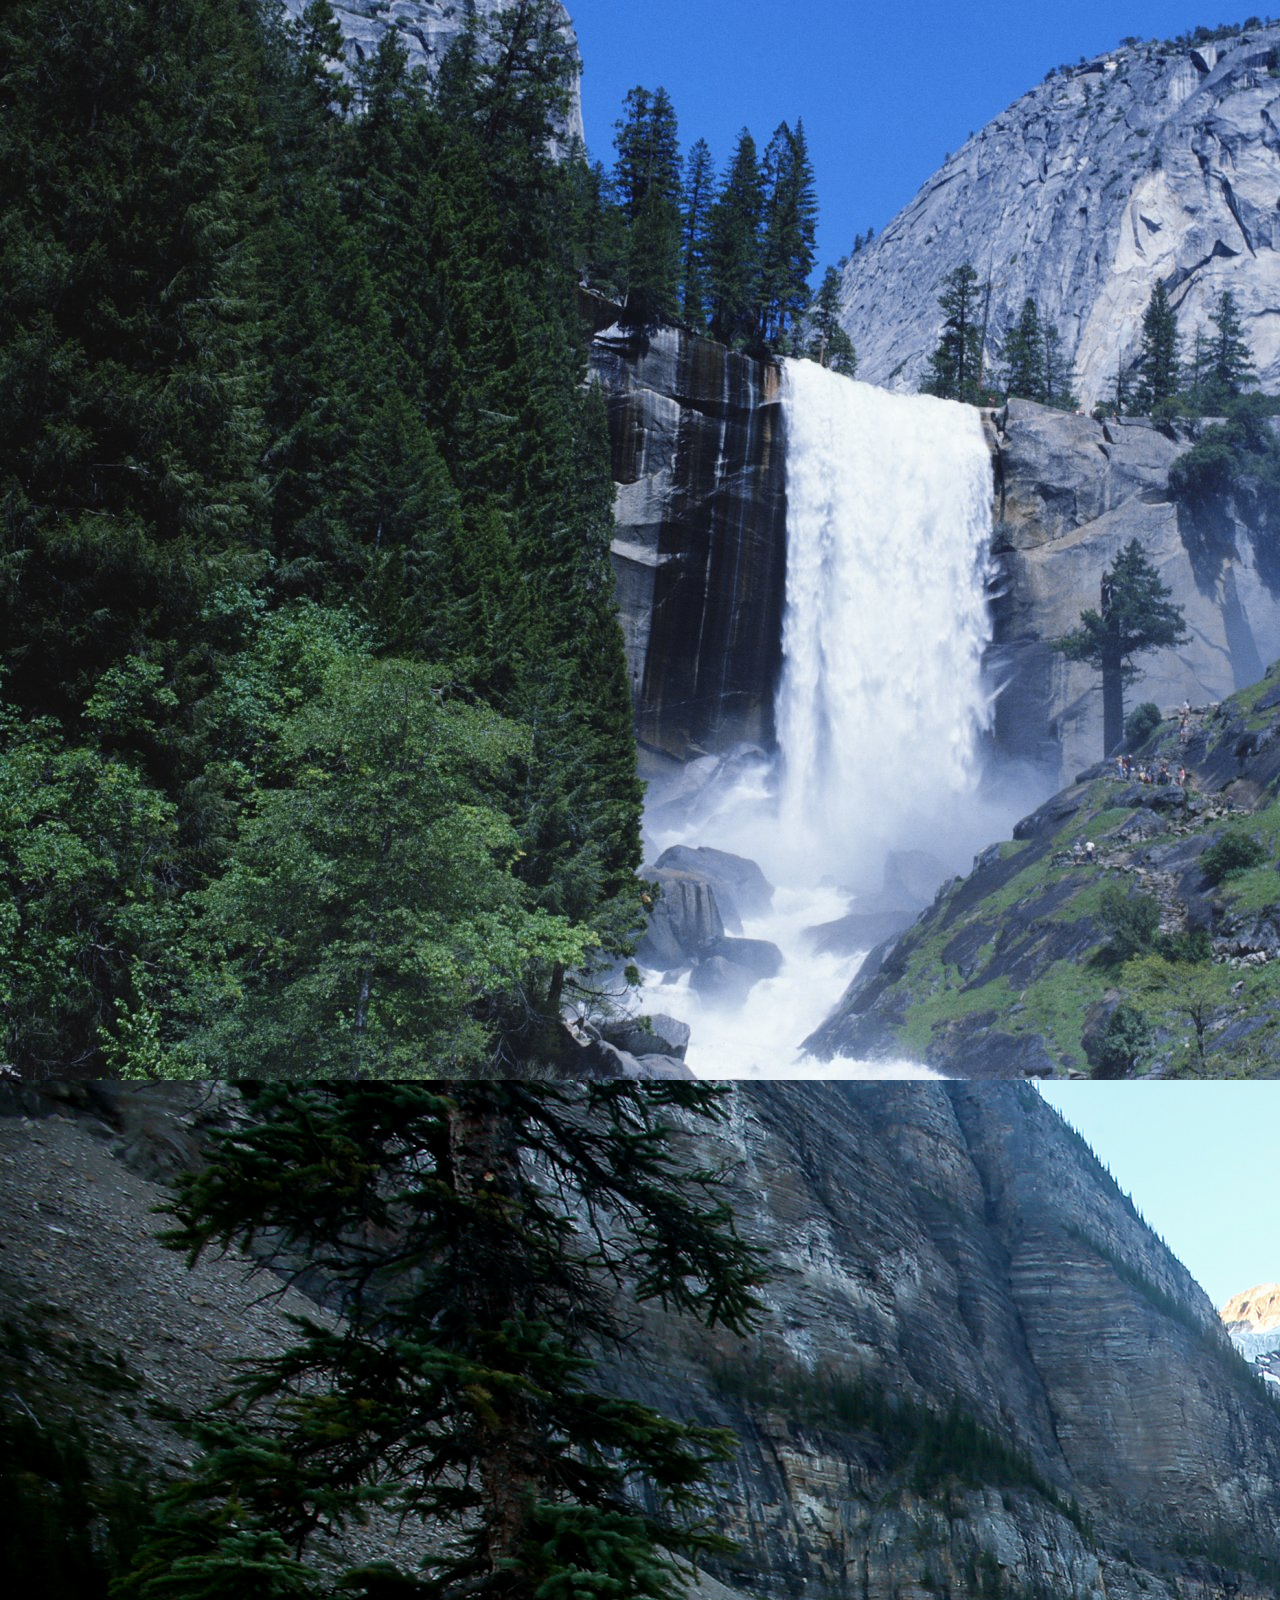
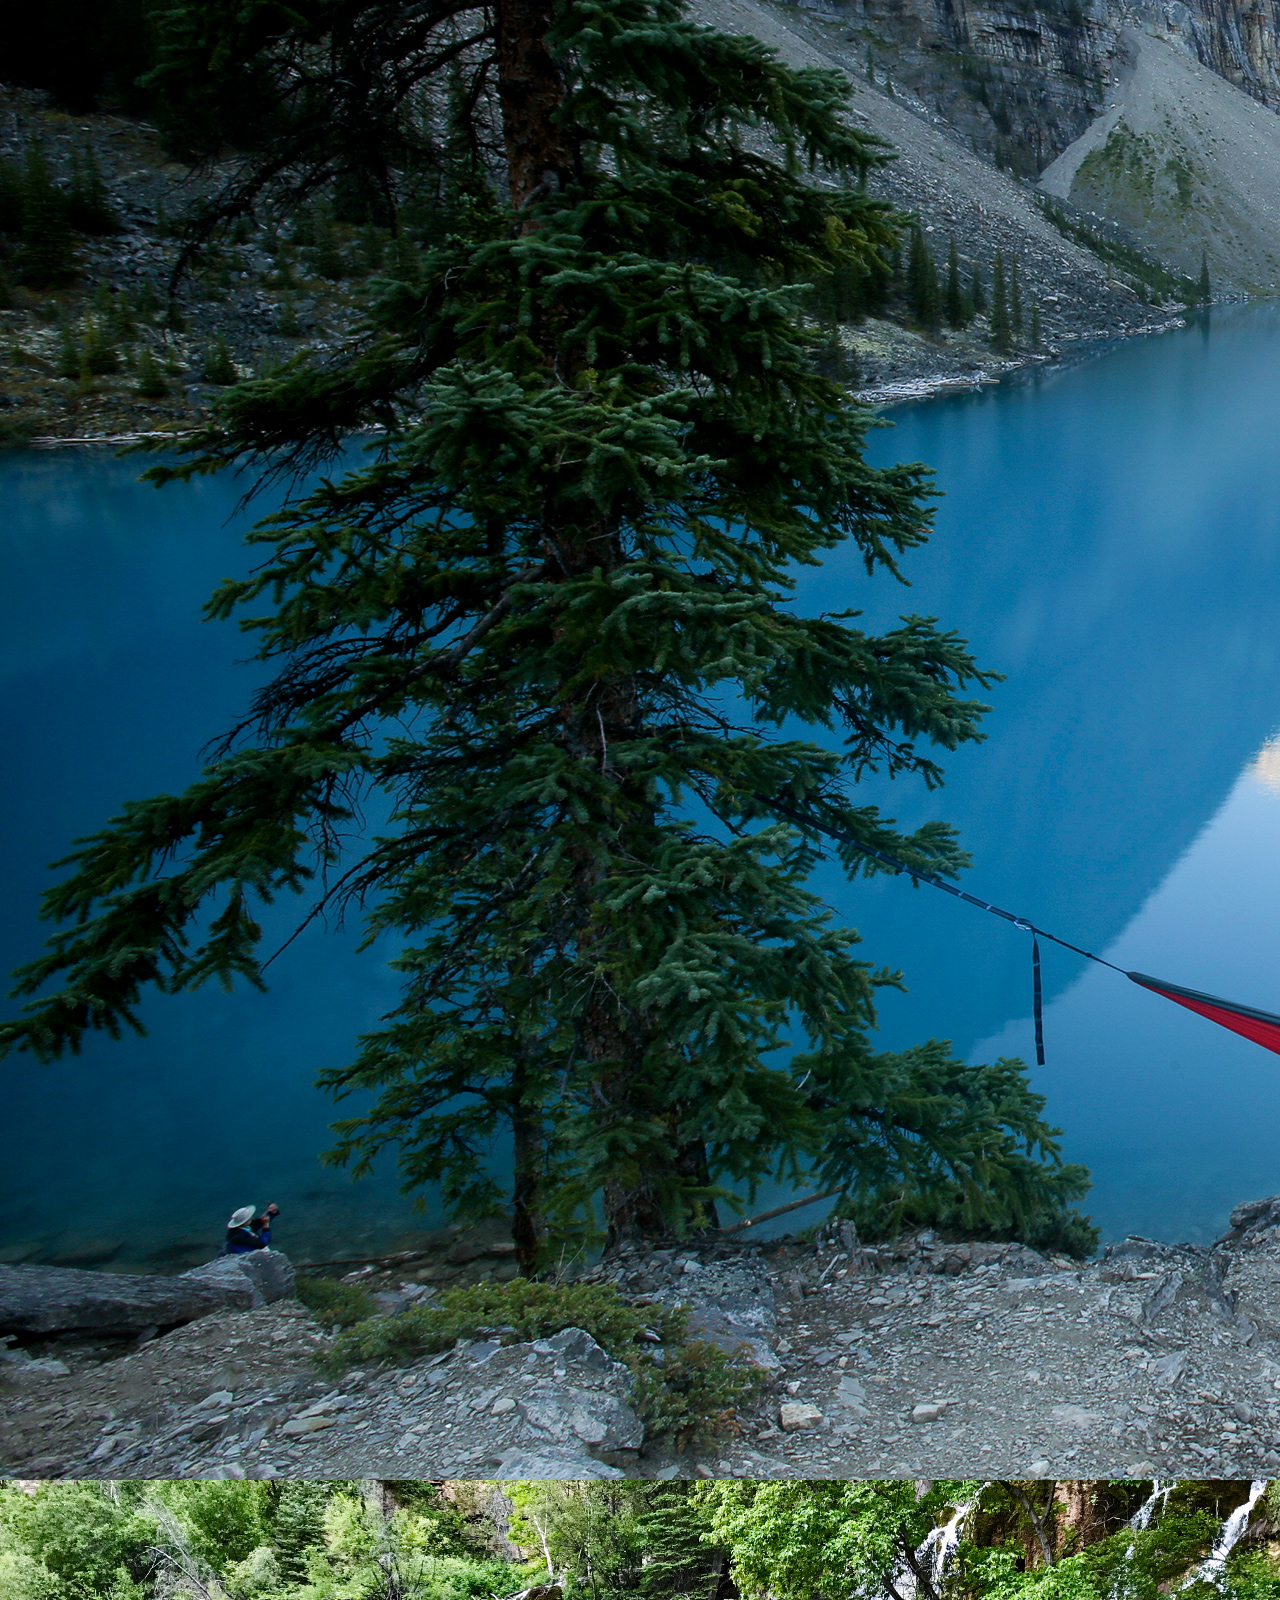
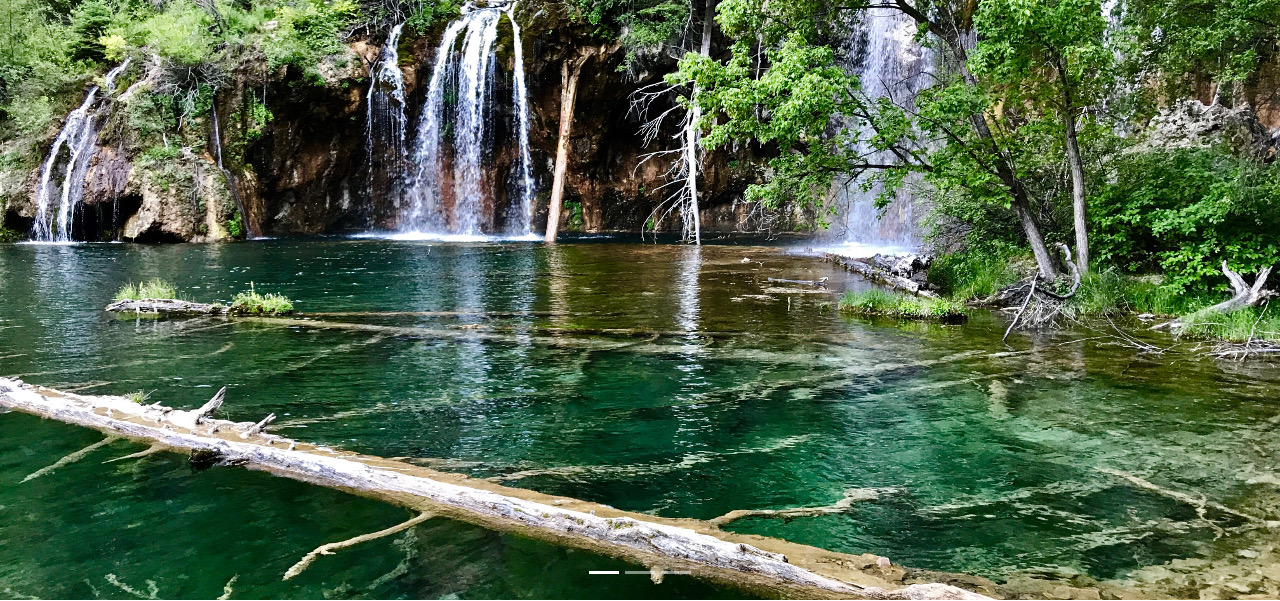
<file: 1.html>
<!DOCTYPE html>
<html lang="en">
<head>
    <meta charset="UTF-8">
    <meta name="viewport" content="width=device-width, initial-scale=1.0">
    <meta http-equiv="X-UA-Compatible" content="ie=edge">
    <title>Document</title>
    <link rel="stylesheet" href="https://maxcdn.bootstrapcdn.com/bootstrap/4.0.0/css/bootstrap.min.css" integrity="sha384-Gn5384xqQ1aoWXA+058RXPxPg6fy4IWvTNh0E263XmFcJlSAwiGgFAW/dAiS6JXm" crossorigin="anonymous">
</head>
<body>

    <div id="myCarousel" class="carousel slide" data-ride="carousel">
        <!-- Indicators -->
        <ol class="carousel-indicators">
          <li data-target="#myCarousel" data-slide-to="0" class="active"></li>
          <li data-target="#myCarousel" data-slide-to="1"></li>
          <li data-target="#myCarousel" data-slide-to="2"></li>
        </ol>
      
        <!-- Wrapper for slides -->
        <div class="carousel-inner">
          <div class="item active">
            <img src="camp1.jpg" alt="Los Angeles">
          </div>
      
          <div class="item">
            <img src="camp2.jpg" alt="Chicago">
          </div>
      
          <div class="item">
            <img src="camp3.jpg" alt="New York">
          </div>
        </div>
      
        <!-- Left and right controls -->
        <a class="left carousel-control" href="#myCarousel" data-slide="prev">
          <span class="glyphicon glyphicon-chevron-left"></span>
          <span class="sr-only">Previous</span>
        </a>
        <a class="right carousel-control" href="#myCarousel" data-slide="next">
          <span class="glyphicon glyphicon-chevron-right"></span>
          <span class="sr-only">Next</span>
        </a>
      </div>
    
              <script src="https://code.jquery.com/jquery-3.2.1.slim.min.js" integrity="sha384-KJ3o2DKtIkvYIK3UENzmM7KCkRr/rE9/Qpg6aAZGJwFDMVNA/GpGFF93hXpG5KkN" crossorigin="anonymous"></script>
              <script src="https://cdnjs.cloudflare.com/ajax/libs/popper.js/1.12.9/umd/popper.min.js" integrity="sha384-ApNbgh9B+Y1QKtv3Rn7W3mgPxhU9K/ScQsAP7hUibX39j7fakFPskvXusvfa0b4Q" crossorigin="anonymous"></script>
              <script src="https://maxcdn.bootstrapcdn.com/bootstrap/4.0.0/js/bootstrap.min.js" integrity="sha384-JZR6Spejh4U02d8jOt6vLEHfe/JQGiRRSQQxSfFWpi1MquVdAyjUar5+76PVCmYl" crossorigin="anonymous"></script>
</body>
</html>
</file>
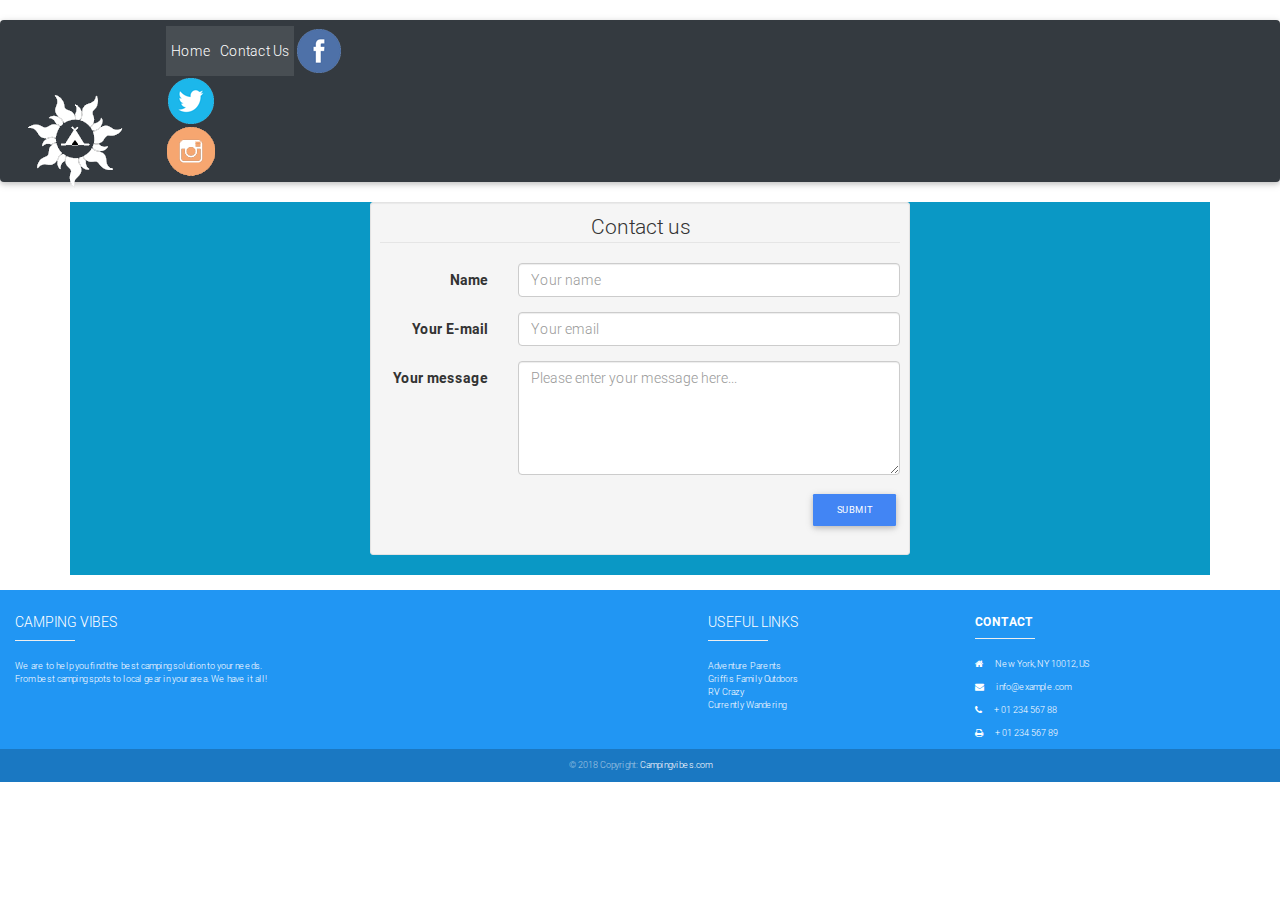
<file: contact.html>
<!DOCTYPE html>
<html lang="en">
<head>
    <meta charset="UTF-8">
    <meta name="viewport" content="width=device-width, initial-scale=1.0">
    <meta http-equiv="X-UA-Compatible" content="ie=edge">
    <title>Contact Us</title>
    <link href="//maxcdn.bootstrapcdn.com/bootstrap/3.3.0/css/bootstrap.min.css" rel="stylesheet" id="bootstrap-css">
    <link rel="stylesheet" href="https://maxcdn.bootstrapcdn.com/bootstrap/4.0.0/css/bootstrap.min.css" integrity="sha384-Gn5384xqQ1aoWXA+058RXPxPg6fy4IWvTNh0E263XmFcJlSAwiGgFAW/dAiS6JXm" crossorigin="anonymous">
    <link rel="stylesheet" href="contact.css">

    <link href="//netdna.bootstrapcdn.com/bootstrap/3.1.0/css/bootstrap.min.css" rel="stylesheet" id="bootstrap-css">
    

    <link rel="stylesheet" href="https://maxcdn.bootstrapcdn.com/font-awesome/4.7.0/css/font-awesome.min.css">
    <link href="css/mdb.min.css" rel="stylesheet">
    

</head>
<body>
        <nav class="navbar navbar-expand-lg navbar-dark bg-dark">
                <a class="navbar-brand" href="#"><img src="logo.png"></a>
                <button class="navbar-toggler" type="button" data-toggle="collapse" data-target="#navbarSupportedContent" aria-controls="navbarSupportedContent" aria-expanded="false" aria-label="Toggle navigation">
                  <span class="navbar-toggler-icon"></span>
                </button>
              
                <div class="collapse navbar-collapse" id="navbarSupportedContent">
                  <ul class="navbar-nav mr-auto">
                    <li class="nav-item active">
                      <a class="nav-link" href="#">Home <span class="sr-only">(current)</span></a>
                    </li>
                  
                      <li class="nav-item active">
                          <a class="nav-link" href="#">Contact Us <span class="sr-only">(current)</span></a>
                        </li>
                  </ul>
                  <div><a href="https://www.facebook.com/"><img src="fb.png"></a></div>
                 <div><a href="https://www.twitter.com/"><img src="tw.png"></a></div>
                 <div><a href="https://www.instagram.com/?hl=en"><img src="ig.png"></a></div>
                </div>
                </div>
              </nav>

              <!-- _________________________________________________ -->
        <div class="container" style="background-color: #0a98c5;">
                <div class="row">
                  <div class="col-md-6 col-md-offset-3">
                    <div class="well well-sm">
                      <form class="form-horizontal" action="" method="post">
                      <fieldset>
                        <legend class="text-center">Contact us</legend>
                
                        <!-- Name input-->
                        <div class="form-group">
                          <label class="col-md-3 control-label" for="name">Name</label>
                          <div class="col-md-9">
                            <input id="name" name="name" type="text" placeholder="Your name" class="form-control">
                          </div>
                        </div>
                
                        <!-- Email input-->
                        <div class="form-group">
                          <label class="col-md-3 control-label" for="email">Your E-mail</label>
                          <div class="col-md-9">
                            <input id="email" name="email" type="text" placeholder="Your email" class="form-control">
                          </div>
                        </div>
                
                        <!-- Message body -->
                        <div class="form-group">
                          <label class="col-md-3 control-label" for="message">Your message</label>
                          <div class="col-md-9">
                            <textarea class="form-control" id="message" name="message" placeholder="Please enter your message here..." rows="5"></textarea>
                          </div>
                        </div>
                
                        <!-- Form actions -->
                        <div class="form-group">
                          <div class="col-md-12 text-right">
                            <button type="submit" class="btn btn-primary btn-lg">Submit</button>
                          </div>
                        </div>
                      </fieldset>
                      </form>
                    </div>
                  </div>
                </div>
            </div>

            <!--Footer-->
<footer class="page-footer font-small blue pt-4 mt-4">

        <!--Footer Links-->
        <div class="container-fluid text-center text-md-left">
            <div class="row">
    
                <!--First column-->
                <div class="col-md-6">
                    <h5 class="text-uppercase">Camping Vibes</h5>
                    <hr class="deep-purple accent-2 mb-4 mt-0 d-inline-block mx-auto" style="width: 60px;">
                    <p>We are to help you find the best camping solution to your needs. <br> From best camping spots to local gear in your area. We have it all! </p>
                </div>
                <!--/.First column-->
    
                <!--Second column-->
                <div class="col-md-2 col-lg-2 col-xl-2 mx-auto mb-4">
                    <h6 class="text-uppercase font-weight-bold">
                    <h5 class="text-uppercase">Useful Links</h5>
                    <hr class="deep-purple accent-2 mb-4 mt-0 d-inline-block mx-auto" style="width: 60px;">
                    <ul class="list-unstyled">
                        <li>
                            <a href="http://www.adventureparents.com/ ">Adventure Parents</a>
                        </li>
                        <li>
                            <a href="http://www.griffisfamilyoutdoors.com/">Griffis Family Outdoors</a>
                        </li>
                        <li>
                            <a href="https://www.beyondthetent.com/5-family-camping-blogs-follow/%20http:/www.californiafamilyrv.com/">RV Crazy</a>
                        </li>
                          <li>
                        <a href="http://currentlywandering.com/">Currently Wandering</a>
                          </li>
                    </ul>
                </div>
                <!--/.Second column-->
                <div class="col-md-4 col-lg-3 col-xl-3">
                    <h6 class="text-uppercase font-weight-bold">
                        <strong>Contact</strong>
                    </h6>
                    <hr class="deep-purple accent-2 mb-4 mt-0 d-inline-block mx-auto" style="width: 60px;">
                    <p>
                        <i class="fa fa-home mr-3"></i> New York, NY 10012, US</p>
                    <p>
                        <i class="fa fa-envelope mr-3"></i> info@example.com</p>
                    <p>
                        <i class="fa fa-phone mr-3"></i> + 01 234 567 88</p>
                    <p>
                        <i class="fa fa-print mr-3"></i> + 01 234 567 89</p>
                </div>
    
            </div>
        </div>
        <!--/.Footer Links-->
    
        <!--Copyright-->
        <div class="footer-copyright py-3 text-center">
            © 2018 Copyright:
            <a href="https://campingvibes.com"> Campingvibes.com </a>
        </div>
        <!--/.Copyright-->
    
    </footer>
    <!--/.Footer-->





              <script src="//code.jquery.com/jquery-1.11.1.min.js"></script>
        <script src="https://cdnjs.cloudflare.com/ajax/libs/popper.js/1.12.9/umd/popper.min.js" integrity="sha384-ApNbgh9B+Y1QKtv3Rn7W3mgPxhU9K/ScQsAP7hUibX39j7fakFPskvXusvfa0b4Q" crossorigin="anonymous"></script>
        <script src="//maxcdn.bootstrapcdn.com/bootstrap/3.3.0/js/bootstrap.min.js"></script>
       
</body>
</html>
</file>
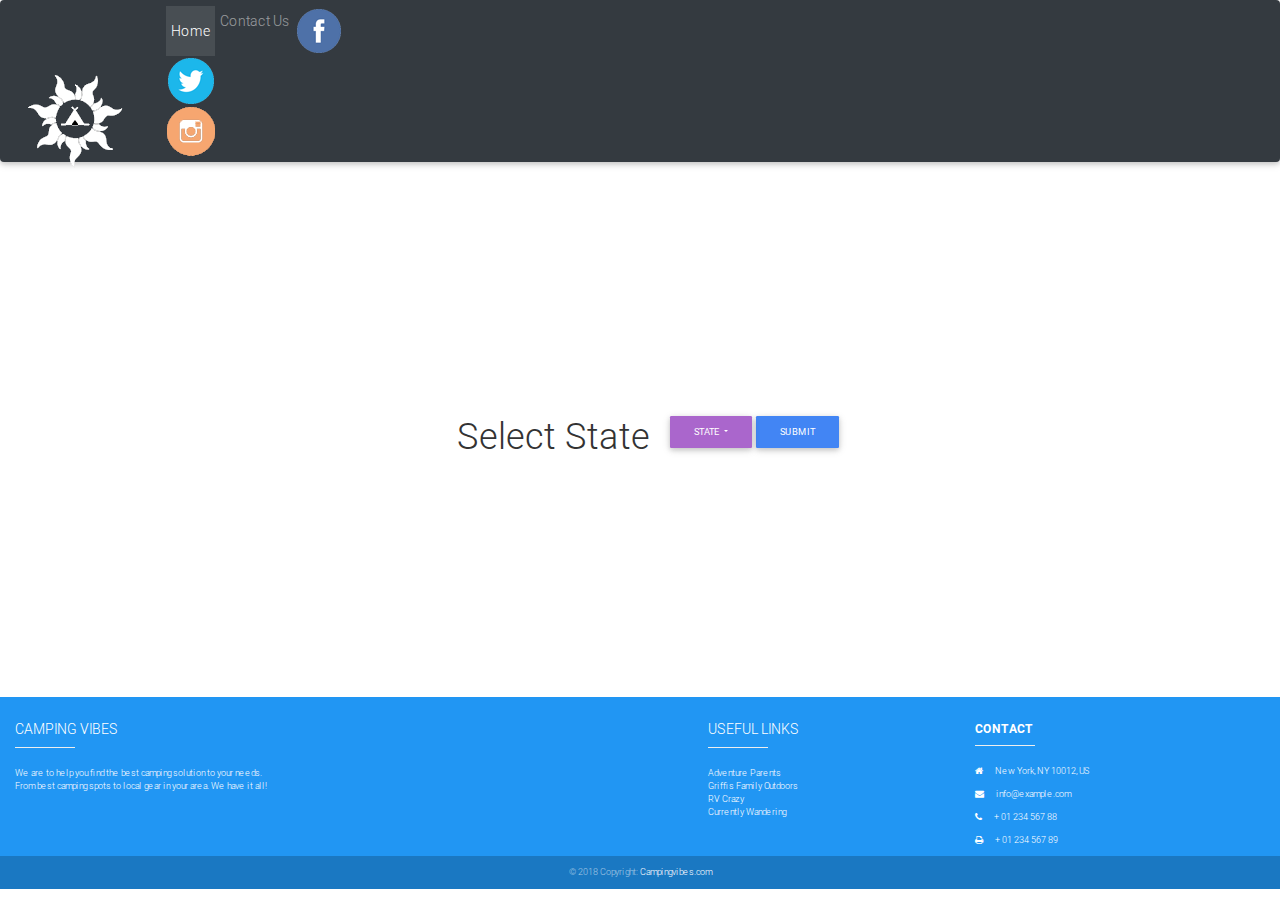
<file: locationsearch.html>
<!DOCTYPE html>
<html lang="en">
<head>
    <meta charset="UTF-8">
    <meta name="viewport" content="width=device-width, initial-scale=1.0">
    <meta http-equiv="X-UA-Compatible" content="ie=edge">
    <title>Search Location</title>
    <link rel="stylesheet" href="https://maxcdn.bootstrapcdn.com/bootstrap/4.0.0/css/bootstrap.min.css" integrity="sha384-Gn5384xqQ1aoWXA+058RXPxPg6fy4IWvTNh0E263XmFcJlSAwiGgFAW/dAiS6JXm" crossorigin="anonymous">
    <link href="//netdna.bootstrapcdn.com/bootstrap/3.1.0/css/bootstrap.min.css" rel="stylesheet" id="bootstrap-css">
    <link rel="stylesheet" href="locationsearch.css">

    <link rel="stylesheet" href="https://maxcdn.bootstrapcdn.com/font-awesome/4.7.0/css/font-awesome.min.css">
    <link href="css/mdb.min.css" rel="stylesheet">
</head>
<body>
        <nav class="navbar navbar-expand-lg navbar-dark bg-dark">
                <a class="navbar-brand" href="#"><img src="logo.png"></a>
                <button class="navbar-toggler" type="button" data-toggle="collapse" data-target="#navbarSupportedContent" aria-controls="navbarSupportedContent" aria-expanded="false" aria-label="Toggle navigation">
                  <span class="navbar-toggler-icon"></span>
                </button>
              
                <div class="collapse navbar-collapse" id="navbarSupportedContent">
                  <ul class="navbar-nav mr-auto">
                    <li class="nav-item active">
                      <a class="nav-link" href="#">Home <span class="sr-only">(current)</span></a>
                    </li>
                    
                          <a class="nav-link" href="#">Contact Us <span class="sr-only">(current)</span></a>
                        </li>
                  </ul>
                  <div><a href="https://www.facebook.com/"><img src="fb.png"></a></div>
                 <div><a href="https://www.twitter.com/"><img src="tw.png"></a></div>
                 <div><a href="https://www.instagram.com/?hl=en"><img src="ig.png"></a></div>
                </div>
              </nav>

              <!-- _________________________________________________ -->
              
              <div class="container" style="height: 500px; width:100%;">
                    <h1 style="padding:20px;">Select State</h1>
              
              <div class="btn-group">
                    <button class="btn btn-secondary btn-lg dropdown-toggle" type="button" data-toggle="dropdown" aria-haspopup="true" aria-expanded="false">
                       State
                    </button>
                    <div class="dropdown-menu">
                            <a class="dropdown-item" href="#">Action</a>
                            <a class="dropdown-item" href="#">Another action</a>
                            <a class="dropdown-item" href="#">Something else here</a>
                      
                    </div>
                   
                  
                  </div>
                  <button type="button" class="btn btn-primary btn-lg">Submit</button>




              </div> <!-- end of container -->







    <!--Footer-->
<footer class="page-footer font-small blue pt-4 mt-4">

        <!--Footer Links-->
        <div class="container-fluid text-center text-md-left">
            <div class="row">
    
                <!--First column-->
                <div class="col-md-6">
                    <h5 class="text-uppercase">Camping Vibes</h5>
                    <hr class="deep-purple accent-2 mb-4 mt-0 d-inline-block mx-auto" style="width: 60px;">
                    <p>We are to help you find the best camping solution to your needs. <br> From best camping spots to local gear in your area. We have it all! </p>
                </div>
                <!--/.First column-->
    
                <!--Second column-->
                <div class="col-md-2 col-lg-2 col-xl-2 mx-auto mb-4">
                    <h6 class="text-uppercase font-weight-bold">
                    <h5 class="text-uppercase">Useful Links</h5>
                    <hr class="deep-purple accent-2 mb-4 mt-0 d-inline-block mx-auto" style="width: 60px;">
                    <ul class="list-unstyled">
                        <li>
                            <a href="http://www.adventureparents.com/ ">Adventure Parents</a>
                        </li>
                        <li>
                            <a href="http://www.griffisfamilyoutdoors.com/">Griffis Family Outdoors</a>
                        </li>
                        <li>
                            <a href="https://www.beyondthetent.com/5-family-camping-blogs-follow/%20http:/www.californiafamilyrv.com/">RV Crazy</a>
                        </li>
                        <li>
                                <a href="http://currentlywandering.com/">Currently Wandering</a>
                            </li>
                    </ul>
                </div>
                <!--/.Second column-->
                <div class="col-md-4 col-lg-3 col-xl-3">
                    <h6 class="text-uppercase font-weight-bold">
                        <strong>Contact</strong>
                    </h6>
                    <hr class="deep-purple accent-2 mb-4 mt-0 d-inline-block mx-auto" style="width: 60px;">
                    <p>
                        <i class="fa fa-home mr-3"></i> New York, NY 10012, US</p>
                    <p>
                        <i class="fa fa-envelope mr-3"></i> info@example.com</p>
                    <p>
                        <i class="fa fa-phone mr-3"></i> + 01 234 567 88</p>
                    <p>
                        <i class="fa fa-print mr-3"></i> + 01 234 567 89</p>
                </div>
    
            </div>
        </div>
        <!--/.Footer Links-->
    
        <!--Copyright-->
        <div class="footer-copyright py-3 text-center">
            © 2018 Copyright:
            <a href="https://campingvibes.com"> Campingvibes.com </a>
        </div>
        <!--/.Copyright-->
    
    </footer>
    <!--/.Footer-->
               
    <!-- <div class="mainimg"><img src="aboutus.jpg"></div> -->
    


        <script src="https://code.jquery.com/jquery-3.2.1.slim.min.js" integrity="sha384-KJ3o2DKtIkvYIK3UENzmM7KCkRr/rE9/Qpg6aAZGJwFDMVNA/GpGFF93hXpG5KkN" crossorigin="anonymous"></script>
        <script src="https://cdnjs.cloudflare.com/ajax/libs/popper.js/1.12.9/umd/popper.min.js" integrity="sha384-ApNbgh9B+Y1QKtv3Rn7W3mgPxhU9K/ScQsAP7hUibX39j7fakFPskvXusvfa0b4Q" crossorigin="anonymous"></script>
        <script src="https://maxcdn.bootstrapcdn.com/bootstrap/4.0.0/js/bootstrap.min.js" integrity="sha384-JZR6Spejh4U02d8jOt6vLEHfe/JQGiRRSQQxSfFWpi1MquVdAyjUar5+76PVCmYl" crossorigin="anonymous"></script>
    
</body>
</html>
</file>
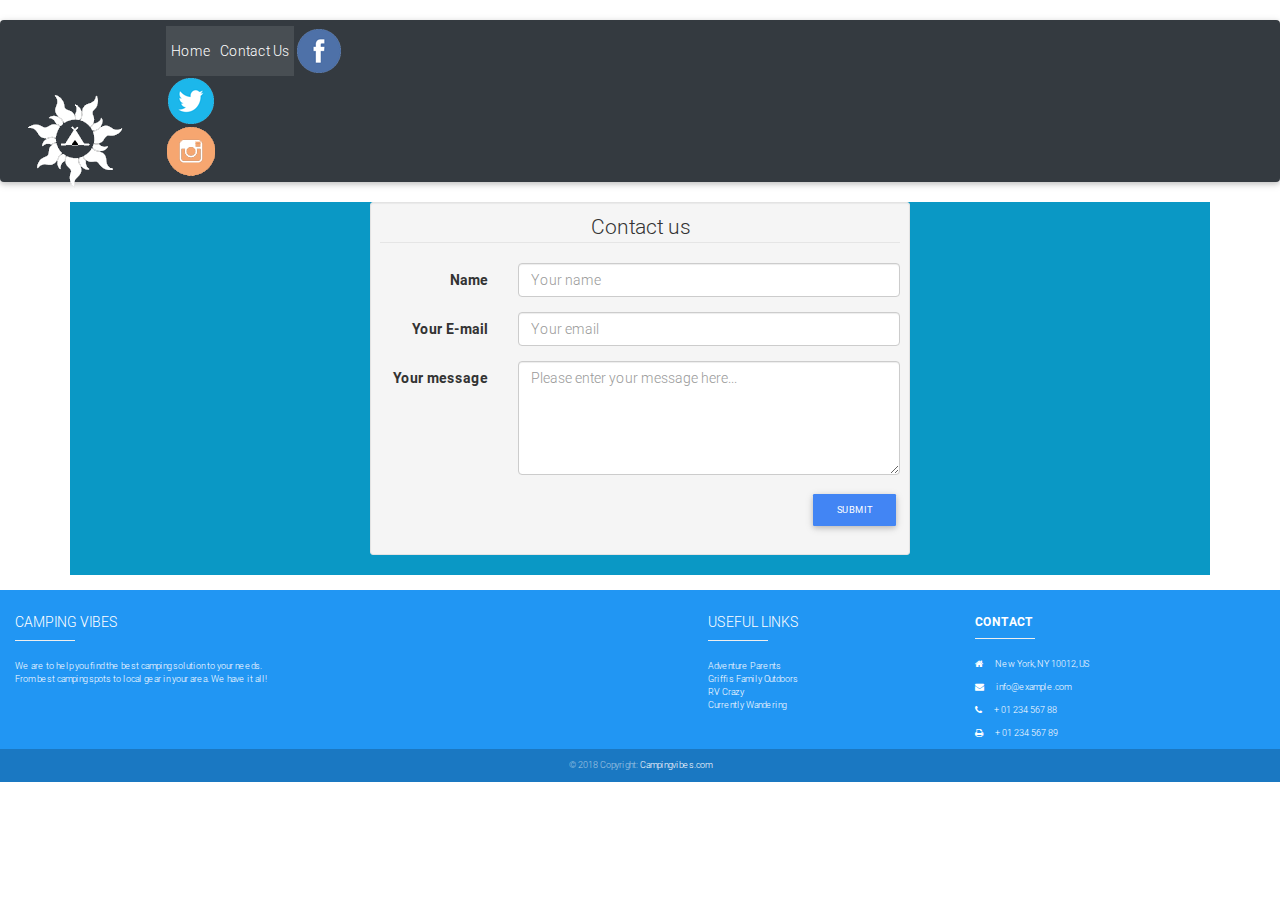
<file: CampingVibes-mdBoostrapFeature/contact.html>
<!DOCTYPE html>
<html lang="en">
<head>
    <meta charset="UTF-8">
    <meta name="viewport" content="width=device-width, initial-scale=1.0">
    <meta http-equiv="X-UA-Compatible" content="ie=edge">
    <title>Contact Us</title>
    <link href="//maxcdn.bootstrapcdn.com/bootstrap/3.3.0/css/bootstrap.min.css" rel="stylesheet" id="bootstrap-css">
    <link rel="stylesheet" href="https://maxcdn.bootstrapcdn.com/bootstrap/4.0.0/css/bootstrap.min.css" integrity="sha384-Gn5384xqQ1aoWXA+058RXPxPg6fy4IWvTNh0E263XmFcJlSAwiGgFAW/dAiS6JXm" crossorigin="anonymous">
    <link rel="stylesheet" href="contact.css">

    <link href="//netdna.bootstrapcdn.com/bootstrap/3.1.0/css/bootstrap.min.css" rel="stylesheet" id="bootstrap-css">
    

    <link rel="stylesheet" href="https://maxcdn.bootstrapcdn.com/font-awesome/4.7.0/css/font-awesome.min.css">
    <link href="css/mdb.min.css" rel="stylesheet">
    

</head>
<body>
        <nav class="navbar navbar-expand-lg navbar-dark bg-dark">
                <a class="navbar-brand" href="index.html"><img src="logo.png"></a>
                <button class="navbar-toggler" type="button" data-toggle="collapse" data-target="#navbarSupportedContent" aria-controls="navbarSupportedContent" aria-expanded="false" aria-label="Toggle navigation">
                  <span class="navbar-toggler-icon"></span>
                </button>
              
                <div class="collapse navbar-collapse" id="navbarSupportedContent">
                  <ul class="navbar-nav mr-auto">
                    <li class="nav-item active">
                      <a class="nav-link" href="index.html">Home <span class="sr-only">(current)</span></a>
                    </li>
                  
                      <li class="nav-item active">
                          <a class="nav-link" href="contact.html">Contact Us <span class="sr-only">(current)</span></a>
                        </li>
                  </ul>
                  <div><a href="https://www.facebook.com/"><img src="fb.png"></a></div>
                 <div><a href="https://www.twitter.com/"><img src="tw.png"></a></div>
                 <div><a href="https://www.instagram.com/?hl=en"><img src="ig.png"></a></div>
                </div>
                </div>
              </nav>

              <!-- _________________________________________________ -->
        <div class="container" style="background-color: #0a98c5;">
                <div class="row">
                  <div class="col-md-6 col-md-offset-3">
                    <div class="well well-sm">
                      <form class="form-horizontal" action="" method="post">
                      <fieldset>
                        <legend class="text-center">Contact us</legend>
                
                        <!-- Name input-->
                        <div class="form-group">
                          <label class="col-md-3 control-label" for="name">Name</label>
                          <div class="col-md-9">
                            <input id="name" name="name" type="text" placeholder="Your name" class="form-control">
                          </div>
                        </div>
                
                        <!-- Email input-->
                        <div class="form-group">
                          <label class="col-md-3 control-label" for="email">Your E-mail</label>
                          <div class="col-md-9">
                            <input id="email" name="email" type="text" placeholder="Your email" class="form-control">
                          </div>
                        </div>
                
                        <!-- Message body -->
                        <div class="form-group">
                          <label class="col-md-3 control-label" for="message">Your message</label>
                          <div class="col-md-9">
                            <textarea class="form-control" id="message" name="message" placeholder="Please enter your message here..." rows="5"></textarea>
                          </div>
                        </div>
                
                        <!-- Form actions -->
                        <div class="form-group">
                          <div class="col-md-12 text-right">
                            <button type="submit" class="btn btn-primary btn-lg">Submit</button>
                          </div>
                        </div>
                      </fieldset>
                      </form>
                    </div>
                  </div>
                </div>
            </div>

            <!--Footer-->
<footer class="page-footer font-small blue pt-4 mt-4">

        <!--Footer Links-->
        <div class="container-fluid text-center text-md-left">
            <div class="row">
    
                <!--First column-->
                <div class="col-md-6">
                    <h5 class="text-uppercase">Camping Vibes</h5>
                    <hr class="deep-purple accent-2 mb-4 mt-0 d-inline-block mx-auto" style="width: 60px;">
                    <p>We are to help you find the best camping solution to your needs. <br> From best camping spots to local gear in your area. We have it all! </p>
                </div>
                <!--/.First column-->
    
                <!--Second column-->
                <div class="col-md-2 col-lg-2 col-xl-2 mx-auto mb-4">
                    <h6 class="text-uppercase font-weight-bold">
                    <h5 class="text-uppercase">Useful Links</h5>
                    <hr class="deep-purple accent-2 mb-4 mt-0 d-inline-block mx-auto" style="width: 60px;">
                    <ul class="list-unstyled">
                        <li>
                            <a href="http://www.adventureparents.com/ ">Adventure Parents</a>
                        </li>
                        <li>
                            <a href="http://www.griffisfamilyoutdoors.com/">Griffis Family Outdoors</a>
                        </li>
                        <li>
                            <a href="https://www.beyondthetent.com/5-family-camping-blogs-follow/%20http:/www.californiafamilyrv.com/">RV Crazy</a>
                        </li>
                          <li>
                        <a href="http://currentlywandering.com/">Currently Wandering</a>
                          </li>
                    </ul>
                </div>
                <!--/.Second column-->
                <div class="col-md-4 col-lg-3 col-xl-3">
                    <h6 class="text-uppercase font-weight-bold">
                        <strong>Contact</strong>
                    </h6>
                    <hr class="deep-purple accent-2 mb-4 mt-0 d-inline-block mx-auto" style="width: 60px;">
                    <p>
                        <i class="fa fa-home mr-3"></i> New York, NY 10012, US</p>
                    <p>
                        <i class="fa fa-envelope mr-3"></i> info@example.com</p>
                    <p>
                        <i class="fa fa-phone mr-3"></i> + 01 234 567 88</p>
                    <p>
                        <i class="fa fa-print mr-3"></i> + 01 234 567 89</p>
                </div>
    
            </div>
        </div>
        <!--/.Footer Links-->
    
        <!--Copyright-->
        <div class="footer-copyright py-3 text-center">
            © 2018 Copyright:
            <a href="https://campingvibes.com"> Campingvibes.com </a>
        </div>
        <!--/.Copyright-->
    
    </footer>
    <!--/.Footer-->





              <script src="//code.jquery.com/jquery-1.11.1.min.js"></script>
        <script src="https://cdnjs.cloudflare.com/ajax/libs/popper.js/1.12.9/umd/popper.min.js" integrity="sha384-ApNbgh9B+Y1QKtv3Rn7W3mgPxhU9K/ScQsAP7hUibX39j7fakFPskvXusvfa0b4Q" crossorigin="anonymous"></script>
        <script src="//maxcdn.bootstrapcdn.com/bootstrap/3.3.0/js/bootstrap.min.js"></script>
       
</body>
</html>
</file>
<file: contact.css>
body {padding-top:20px;}
</file>
<file: locationsearch.css>
.container {
display:flex;
justify-content:center;
align-items:center;

}

h1 {
    display:flex;
    justify-content:center;
    align-items:middle;

}
</file>
<file: CampingVibes-mdBoostrapFeature/contact.css>
body {padding-top:20px;}
</file>
